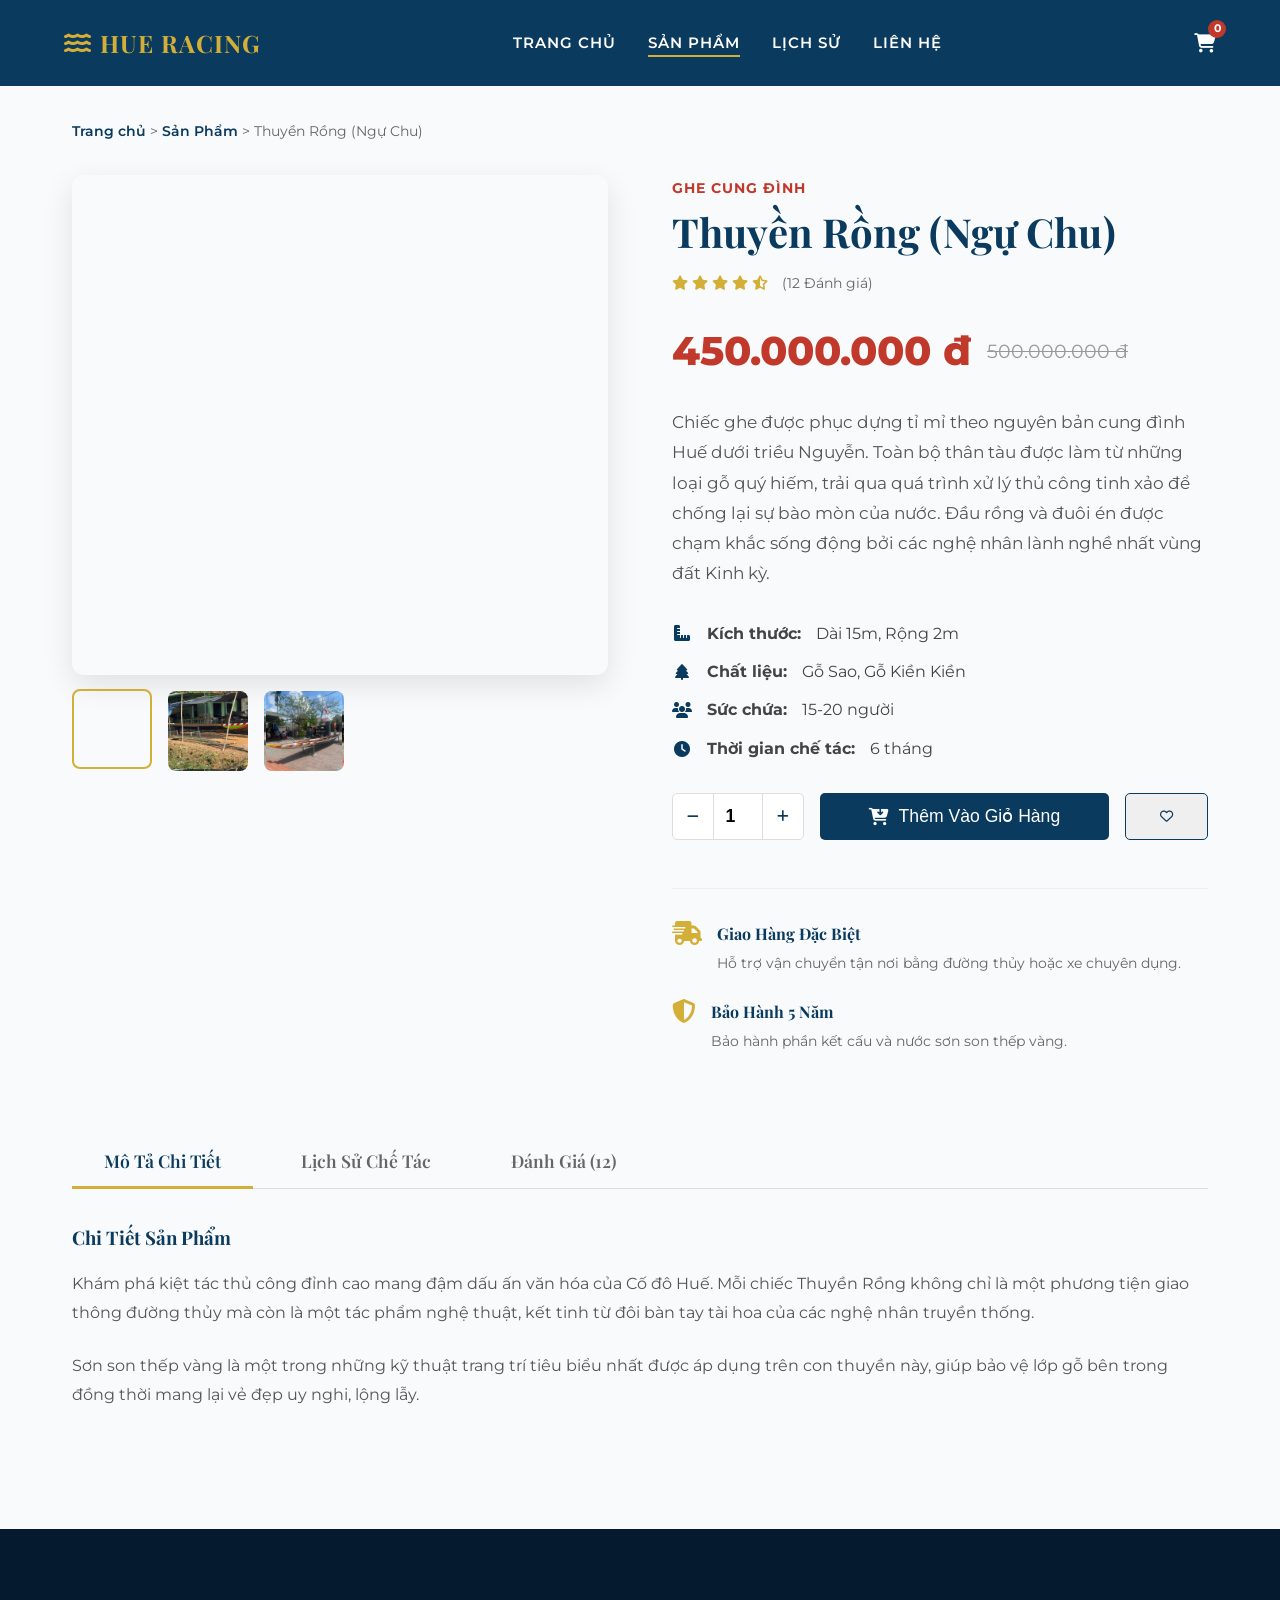
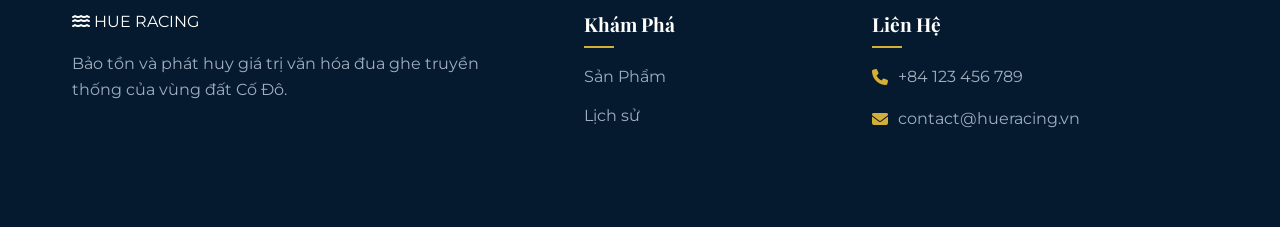
<file: product-detail.html>
<!DOCTYPE html>
<html lang="vi">

<head>
    <meta charset="UTF-8">
    <meta name="viewport" content="width=device-width, initial-scale=1.0">
    <title>Chi Tiết Phẩm - Ghe Đua Truyền Thống Huế</title>
    <!-- Modern Fonts -->
    <link
        href="https://fonts.googleapis.com/css2?family=Playfair+Display:ital,wght@0,400;0,700;1,400&family=Montserrat:wght@300;400;600;800&display=swap"
        rel="stylesheet">
    <!-- Font Awesome for Icons -->
    <link rel="stylesheet" href="https://cdnjs.cloudflare.com/ajax/libs/font-awesome/6.4.0/css/all.min.css">
    <link rel="stylesheet" href="styles.css">
</head>

<body style="background-color: var(--bg-light);">

    <!-- Navigation -->
    <nav class="navbar text-white" style="background: var(--primary-blue);">
        <div class="logo">
            <i class="fa-solid fa-water"></i> HUE RACING
        </div>
        <ul class="nav-links">
            <li><a href="index.html">Trang chủ</a></li>
            <li><a href="products.html" class="active">Sản Phẩm</a></li>
            <li><a href="index.html#about">Lịch sử</a></li>
            <li><a href="index.html#contact">Liên hệ</a></li>
        </ul>
        <div class="nav-actions">
            <a href="cart.html" class="cart-icon" id="nav-cart">
                <i class="fa-solid fa-cart-shopping"></i>
                <span class="cart-badge" id="cart-badge-count">0</span>
            </a>
            <div class="mobile-menu-btn">
                <i class="fa-solid fa-bars"></i>
            </div>
        </div>
    </nav>

    <!-- Product Detail Section -->
    <section class="product-detail-section" style="padding: 120px 0 6rem;">
        <div class="container">
            <div class="breadcrumb">
                <a href="index.html">Trang chủ</a> &gt; <a href="products.html">Sản Phẩm</a> &gt; <span>Thuyền Rồng (Ngự
                    Chu)</span>
            </div>

            <div class="product-detail-grid">
                <!-- Image Gallery -->
                <div class="product-gallery">
                    <div class="main-image bg-7" id="mainImage">
                        <!-- Main image will be loaded dynamically or fall back to this -->
                    </div>
                    <div class="thumbnail-list">
                        <div class="thumbnail bg-7 active-thumb" onclick="changeImage('bg-7')"></div>
                        <div class="thumbnail bg-2" onclick="changeImage('bg-2')"></div>
                        <div class="thumbnail bg-1" onclick="changeImage('bg-1')"></div>
                    </div>
                </div>

                <!-- Product Info -->
                <div class="product-info-full">
                    <span class="category-label">Ghe Cung Đình</span>
                    <h1 class="product-title" id="productTitle">Thuyền Rồng (Ngự Chu)</h1>

                    <div class="reviews">
                        <i class="fa-solid fa-star"></i>
                        <i class="fa-solid fa-star"></i>
                        <i class="fa-solid fa-star"></i>
                        <i class="fa-solid fa-star"></i>
                        <i class="fa-solid fa-star-half-stroke"></i>
                        <span>(12 Đánh giá)</span>
                    </div>

                    <div class="price-block">
                        <span class="current-price" id="productPrice">450.000.000 đ</span>
                        <span class="original-price">500.000.000 đ</span>
                    </div>

                    <p class="product-description">
                        Chiếc ghe được phục dựng tỉ mỉ theo nguyên bản cung đình Huế dưới triều Nguyễn. Toàn bộ thân tàu
                        được làm từ
                        những loại gỗ quý hiếm, trải qua quá trình xử lý thủ công tinh xảo để chống lại sự bào mòn của
                        nước.
                        Đầu rồng và đuôi én được chạm khắc sống động bởi các nghệ nhân lành nghề nhất vùng đất Kinh kỳ.
                    </p>

                    <ul class="specs-list">
                        <li><i class="fa-solid fa-ruler-combined"></i> <strong>Kích thước:</strong> Dài 15m, Rộng 2m
                        </li>
                        <li><i class="fa-solid fa-tree"></i> <strong>Chất liệu:</strong> Gỗ Sao, Gỗ Kiền Kiền</li>
                        <li><i class="fa-solid fa-users"></i> <strong>Sức chứa:</strong> 15-20 người</li>
                        <li><i class="fa-solid fa-clock"></i> <strong>Thời gian chế tác:</strong> 6 tháng</li>
                    </ul>

                    <div class="purchase-actions">
                        <div class="quantity-selector">
                            <button type="button" class="qty-btn minus" onclick="updateQty(-1)"><i
                                    class="fa-solid fa-minus"></i></button>
                            <input type="number" id="qtyInput" value="1" min="1" max="10">
                            <button type="button" class="qty-btn plus" onclick="updateQty(1)"><i
                                    class="fa-solid fa-plus"></i></button>
                        </div>
                        <button class="btn-primary add-to-cart-large" id="addToCartBtn" data-id="1"
                            data-name="Thuyền Rồng (Ngự Chu)" data-price="450000000" data-img="bg-7">
                            <i class="fa-solid fa-cart-arrow-down"></i> Thêm Vào Giỏ Hàng
                        </button>
                        <button class="btn-outline wishlist-btn"><i class="fa-regular fa-heart"></i></button>
                    </div>

                    <div class="delivery-info">
                        <div class="info-item">
                            <i class="fa-solid fa-truck-fast"></i>
                            <div>
                                <h4>Giao Hàng Đặc Biệt</h4>
                                <p>Hỗ trợ vận chuyển tận nơi bằng đường thủy hoặc xe chuyên dụng.</p>
                            </div>
                        </div>
                        <div class="info-item">
                            <i class="fa-solid fa-shield-halved"></i>
                            <div>
                                <h4>Bảo Hành 5 Năm</h4>
                                <p>Bảo hành phần kết cấu và nước sơn son thếp vàng.</p>
                            </div>
                        </div>
                    </div>
                </div>
            </div>

            <!-- Tabs Section -->
            <div class="product-tabs">
                <div class="tab-headers">
                    <button class="tab-btn active" onclick="openTab(event, 'Description')">Mô Tả Chi Tiết</button>
                    <button class="tab-btn" onclick="openTab(event, 'History')">Lịch Sử Chế Tác</button>
                    <button class="tab-btn" onclick="openTab(event, 'Reviews')">Đánh Giá (12)</button>
                </div>

                <div id="Description" class="tab-content default-open">
                    <h3>Chi Tiết Sản Phẩm</h3>
                    <p>Khám phá kiệt tác thủ công đỉnh cao mang đậm dấu ấn văn hóa của Cố đô Huế. Mỗi chiếc Thuyền Rồng
                        không chỉ là một phương tiện giao thông đường thủy mà còn là một tác phẩm nghệ thuật, kết tinh
                        từ đôi bàn tay tài hoa của các nghệ nhân truyền thống.</p>
                    <p>Sơn son thếp vàng là một trong những kỹ thuật trang trí tiêu biểu nhất được áp dụng trên con
                        thuyền này, giúp bảo vệ lớp gỗ bên trong đồng thời mang lại vẻ đẹp uy nghi, lộng lẫy.</p>
                </div>

                <div id="History" class="tab-content" style="display:none;">
                    <h3>Giá Trị Lịch Sử</h3>
                    <p>Trong quá khứ, Ngự Chu chỉ dành riêng cho Vua và Hoàng thất dùng trong các dịp tuần du trên sông
                        Hương hoặc các nghi lễ tế giao quan trọng. Ngày nay, việc phục dựng và sử dụng Thuyền Rồng trong
                        các kỳ Festival Huế giúp tôn vinh bảo tồn giá trị di sản phi vật thể.</p>
                </div>

                <div id="Reviews" class="tab-content" style="display:none;">
                    <h3>Đánh Giá Của Khách Hàng</h3>
                    <div class="review-item">
                        <div class="review-header">
                            <strong>Nguyễn Văn A</strong> <span class="stars"><i class="fa-solid fa-star"></i><i
                                    class="fa-solid fa-star"></i><i class="fa-solid fa-star"></i><i
                                    class="fa-solid fa-star"></i><i class="fa-solid fa-star"></i></span>
                        </div>
                        <p>Tuyệt tác nghệ thuật! Các chi tiết gỗ được chạm trổ vô cùng tinh xảo.</p>
                    </div>
                </div>
            </div>
        </div>
    </section>

    <!-- Footer -->
    <footer id="contact">
        <div class="container footer-grid">
            <div class="footer-brand">
                <div class="logo">
                    <i class="fa-solid fa-water"></i> HUE RACING
                </div>
                <p>Bảo tồn và phát huy giá trị văn hóa đua ghe truyền thống của vùng đất Cố Đô.</p>
            </div>
            <div class="footer-links">
                <h4>Khám Phá</h4>
                <ul>
                    <li><a href="products.html">Sản Phẩm</a></li>
                    <li><a href="index.html#about">Lịch sử</a></li>
                </ul>
            </div>
            <div class="footer-contact">
                <h4>Liên Hệ</h4>
                <p><i class="fa-solid fa-phone"></i> +84 123 456 789</p>
                <p><i class="fa-solid fa-envelope"></i> contact@hueracing.vn</p>
            </div>
        </div>
    </footer>

    <!-- Toast Container -->
    <div id="toast-container" class="toast-container"></div>

    <script src="script.js"></script>
    <script>
        // Specific script for product details
        function updateQty(change) {
            const input = document.getElementById('qtyInput');
            let val = parseInt(input.value) + change;
            if (val < 1) val = 1;
            input.value = val;
        }

        function changeImage(bgClass) {
            const mainImg = document.getElementById('mainImage');
            mainImg.className = 'main-image ' + bgClass;

            document.querySelectorAll('.thumbnail').forEach(t => t.classList.remove('active-thumb'));
            event.target.classList.add('active-thumb');
        }

        function openTab(evt, tabName) {
            var i, tabcontent, tablinks;
            tabcontent = document.getElementsByClassName("tab-content");
            for (i = 0; i < tabcontent.length; i++) {
                tabcontent[i].style.display = "none";
            }
            tablinks = document.getElementsByClassName("tab-btn");
            for (i = 0; i < tablinks.length; i++) {
                tablinks[i].className = tablinks[i].className.replace(" active", "");
            }
            document.getElementById(tabName).style.display = "block";
            evt.currentTarget.className += " active";
        }
    </script>
</body>

</html>
</file>
<file: styles.css>
/* --- CSS RESET & VARIABLES --- */
:root {
    --primary-blue: #0A3A5E;
    /* Deep river blue */
    --accent-gold: #D4AF37;
    /* Royal gold */
    --accent-red: #C0392B;
    /* Vibrant traditional red */
    --font-heading: 'Playfair Display', serif;
    --font-body: 'Montserrat', sans-serif;
    --bg-light: #F8FAFC;
    --text-main: #2C3E50;
    --glass-bg: rgba(10, 58, 94, 0.85);
    /* Dark blue glass */
    --glass-border: rgba(255, 255, 255, 0.1);
    --transition: all 0.3s cubic-bezier(0.25, 0.8, 0.25, 1);
}

* {
    margin: 0;
    padding: 0;
    box-sizing: border-box;
    scroll-behavior: smooth;
}

body {
    font-family: var(--font-body);
    color: var(--text-main);
    background-color: var(--bg-light);
    line-height: 1.6;
    overflow-x: hidden;
}

h1,
h2,
h3,
h4 {
    font-family: var(--font-heading);
}

a {
    text-decoration: none;
    color: inherit;
    transition: var(--transition);
}

ul {
    list-style: none;
}

.container {
    max-width: 1200px;
    margin: 0 auto;
    padding: 0 2rem;
}

.text-center {
    text-align: center;
}

.text-white {
    color: #fff;
}

.mx-auto {
    margin-left: auto;
    margin-right: auto;
}

/* --- NAVIGATION --- */
.navbar {
    position: fixed;
    top: 0;
    width: 100%;
    display: flex;
    justify-content: space-between;
    align-items: center;
    padding: 1.5rem 5%;
    z-index: 1000;
    transition: var(--transition);
}

.navbar.scrolled {
    background: var(--glass-bg);
    backdrop-filter: blur(10px);
    -webkit-backdrop-filter: blur(10px);
    padding: 1rem 5%;
    box-shadow: 0 4px 30px rgba(0, 0, 0, 0.1);
    border-bottom: 1px solid var(--glass-border);
}

.navbar .logo {
    font-family: var(--font-heading);
    font-size: 1.5rem;
    font-weight: 700;
    letter-spacing: 1px;
    display: flex;
    align-items: center;
    gap: 0.5rem;
    color: var(--accent-gold);
}

.nav-links {
    display: flex;
    gap: 2rem;
}

.nav-links li a {
    font-size: 0.95rem;
    font-weight: 600;
    text-transform: uppercase;
    letter-spacing: 1px;
    position: relative;
    padding-bottom: 5px;
}

.nav-links li a::after {
    content: '';
    position: absolute;
    bottom: 0;
    left: 0;
    width: 0;
    height: 2px;
    background: var(--accent-gold);
    transition: var(--transition);
}

.nav-links li a:hover::after {
    width: 100%;
}

.nav-links li a.active::after {
    width: 100%;
}

.nav-links li a:hover {
    color: var(--accent-gold);
}

.mobile-menu-btn {
    display: none;
    font-size: 1.5rem;
    cursor: pointer;
}

/* --- HERO SECTION --- */
.hero {
    height: 100vh;
    display: flex;
    flex-direction: column;
    justify-content: center;
    align-items: center;
    text-align: center;
    position: relative;
    color: #fff;
    /* Simulated rich sunset river BG using CSS gradient since image generation failed */
    background: linear-gradient(135deg, rgba(10, 58, 94, 0.9), rgba(192, 57, 43, 0.7)),
        url('images/641207817_122163014918613412_3049161254399016392_n.jpg') center/cover no-repeat fixed;
}

.hero-overlay {
    position: absolute;
    inset: 0;
    background: radial-gradient(circle, transparent 20%, rgba(0, 0, 0, 0.6) 100%);
    z-index: 1;
}

.hero-content {
    position: relative;
    z-index: 2;
    max-width: 800px;
    padding: 2rem;
    animation: fadeInDown 1.5s ease-out;
}

.hero-title {
    font-size: 5rem;
    font-weight: 700;
    margin-bottom: 1rem;
    text-shadow: 2px 4px 10px rgba(0, 0, 0, 0.5);
    background: -webkit-linear-gradient(45deg, #FFF, var(--accent-gold));
    -webkit-background-clip: text;
    background-clip: text;
    -webkit-text-fill-color: transparent;
    color: transparent;
}

.hero-subtitle {
    font-size: 1.2rem;
    font-weight: 300;
    margin-bottom: 2.5rem;
    text-shadow: 1px 2px 5px rgba(0, 0, 0, 0.5);
}

.cta-button {
    display: inline-block;
    padding: 1rem 2.5rem;
    background: var(--accent-gold);
    color: var(--primary-blue);
    font-weight: 700;
    font-family: var(--font-heading);
    font-size: 1.1rem;
    border-radius: 50px;
    box-shadow: 0 10px 20px rgba(212, 175, 55, 0.3);
    transition: var(--transition);
    border: 2px solid var(--accent-gold);
}

.cta-button:hover {
    background: transparent;
    color: var(--accent-gold);
    box-shadow: 0 10px 20px rgba(0, 0, 0, 0.5);
    transform: translateY(-3px);
}

.cta-button.primary {
    background: #fff;
    color: var(--primary-blue);
    border: none;
    box-shadow: 0 5px 15px rgba(0, 0, 0, 0.2);
}

.cta-button.primary:hover {
    background: var(--accent-gold);
    color: #fff;
}

.scroll-indicator {
    position: absolute;
    bottom: 2rem;
    z-index: 2;
    animation: bounce 2s infinite;
    font-size: 2rem;
    color: rgba(255, 255, 255, 0.7);
}

/* --- ABOUT SECTION --- */
.about-section {
    padding: 6rem 0;
    background: #fff;
}

.section-heading {
    font-size: 2.5rem;
    color: var(--primary-blue);
    margin-bottom: 0.5rem;
}

.heading-underline {
    width: 60px;
    height: 4px;
    background: var(--accent-gold);
    margin-bottom: 2rem;
    border-radius: 2px;
}

.about-grid {
    display: grid;
    grid-template-columns: 1fr 1fr;
    gap: 4rem;
    align-items: center;
}

.about-text p {
    margin-bottom: 1.5rem;
    color: #555;
    font-size: 1.1rem;
}

.features-list {
    margin-top: 2rem;
}

.features-list li {
    margin-bottom: 1rem;
    display: flex;
    align-items: center;
    gap: 1rem;
    font-weight: 600;
}

.features-list li i {
    color: var(--accent-gold);
    font-size: 1.2rem;
}

.about-image-wrapper {
    position: relative;
    border-radius: 20px;
}

.about-image {
    width: 100%;
    height: 500px;
    border-radius: 20px;
    background: url('images/duaghe2-9.jpg') center/cover;
    box-shadow: 0 20px 40px rgba(0, 0, 0, 0.1);
    position: relative;
    overflow: hidden;
}

.about-image::before {
    content: '';
    position: absolute;
    top: 0;
    left: 0;
    width: 100%;
    height: 100%;
    background: linear-gradient(to top, rgba(10, 58, 94, 0.3), transparent);
}

.experience-badge {
    position: absolute;
    bottom: -20px;
    left: -20px;
    background: var(--glass-bg);
    backdrop-filter: blur(10px);
    color: #fff;
    padding: 2rem;
    border-radius: 15px;
    box-shadow: 0 10px 30px rgba(0, 0, 0, 0.2);
    border: 1px solid var(--glass-border);
    display: flex;
    flex-direction: column;
    align-items: center;
    justify-content: center;
}

.experience-badge .number {
    font-size: 2.5rem;
    font-weight: 800;
    color: var(--accent-gold);
    line-height: 1;
}

.experience-badge .text {
    font-size: 0.9rem;
    text-transform: uppercase;
    letter-spacing: 1px;
    margin-top: 5px;
}

/* --- GALLERY SECTION --- */
.gallery-section {
    padding: 6rem 0;
    background: var(--bg-light);
}

.section-desc {
    max-width: 600px;
    margin: 0 auto 3rem;
    color: #666;
}

.gallery-slider-container {
    position: relative;
    max-width: 1200px;
    /* Tăng độ rộng container để vừa 3 card */
    margin: 0 auto;
    overflow: hidden;
    padding: 1rem 0 4rem;
    /* Tăng padding dưới một chút cho chấm tròn */
}

.gallery-track {
    display: flex;
    transition: transform 0.6s cubic-bezier(0.25, 0.8, 0.25, 1);
    /* Làm mượt hơn */
    gap: 30px;
    /* Thêm khoảng cách giữa các card */
}

.boat-card {
    background: #fff;
    border-radius: 15px;
    overflow: hidden;
    box-shadow: 0 10px 20px rgba(0, 0, 0, 0.05);
    transition: var(--transition);
    text-align: left;

    /* Tính toán chiều ngang cho màn hình desktop: 3 card. 
       (100% - 2 * 30px gap) / 3 = 33.333% - 20px */
    flex: 0 0 calc(33.3333% - 20px);
}

.slider-dots {
    display: flex;
    justify-content: center;
    gap: 10px;
    margin-top: 2rem;
    position: absolute;
    bottom: 0;
    left: 0;
    width: 100%;
}

.dot {
    width: 12px;
    height: 12px;
    border-radius: 50%;
    background: #ccc;
    cursor: pointer;
    transition: var(--transition);
}

.dot.active {
    background: var(--accent-gold);
    transform: scale(1.2);
}

.boat-card:hover {
    transform: translateY(-10px);
    box-shadow: 0 20px 40px rgba(0, 0, 0, 0.1);
}

.card-image {
    height: 250px;
    background-size: cover;
    background-position: center;
    position: relative;
    overflow: hidden;
}

.card-image::after {
    content: '';
    position: absolute;
    inset: 0;
    background: linear-gradient(to top, rgba(0, 0, 0, 0.7), transparent);
    opacity: 0;
    transition: var(--transition);
}

.boat-card:hover .card-image::after {
    opacity: 1;
}

.bg-1 {
    background-image: url('ghe1.jpg');
}

.bg-2 {
    background-image: url('ghe2.jpg');
}

.bg-3 {
    background-image: url('ghe3.jpg');
}

.bg-4 {
    background-image: url('ghe4.jpg');
}

.bg-5 {
    background-image: url('https://loremflickr.com/600/400/vietnam,boat/all?lock=55');
}

.bg-6 {
    background-image: url('https://loremflickr.com/600/400/fishing,boat,asia/all?lock=66');
}

.bg-7 {
    background-image: url('https://loremflickr.com/600/400/traditional,asian,boat/all?lock=77');
}

.bg-8 {
    background-image: url('https://loremflickr.com/600/400/small,boat,river/all?lock=88');
}

.bg-9 {
    background-image: url('https://loremflickr.com/600/400/team,rowing,river/all?lock=99');
}

.bg-10 {
    background-image: url('https://loremflickr.com/600/400/festival,boat,water/all?lock=110');
}

.card-content {
    padding: 2rem;
}

.card-content h3 {
    font-size: 1.4rem;
    color: var(--primary-blue);
    margin-bottom: 0.5rem;
}

.card-content p {
    color: #666;
    margin-bottom: 1.5rem;
    font-size: 0.95rem;
}

.btn-text {
    color: var(--accent-red);
    font-weight: 700;
    font-size: 0.9rem;
    text-transform: uppercase;
    letter-spacing: 1px;
    display: inline-flex;
    align-items: center;
    gap: 5px;
}

.btn-text i {
    transition: transform 0.3s ease;
}

.btn-text:hover {
    color: var(--primary-blue);
}

.btn-text:hover i {
    transform: translateX(5px);
}

/* --- SCHEDULE SECTION (TIMELINE) --- */
.schedule-section {
    padding: 6rem 0;
    background: #fff;
    position: relative;
}

.timeline {
    position: relative;
    max-width: 900px;
    margin: 4rem auto 0;
    padding: 2rem 0;
}

.timeline::after {
    content: '';
    position: absolute;
    width: 6px;
    background-color: var(--accent-gold);
    top: 0;
    bottom: 0;
    left: 50%;
    margin-left: -3px;
    border-radius: 3px;
    opacity: 0.3;
}

.timeline-item {
    padding: 10px 40px;
    position: relative;
    background-color: inherit;
    width: 50%;
}

.timeline-item.left {
    left: 0;
}

.timeline-item.right {
    left: 50%;
}

.timeline-dot {
    position: absolute;
    width: 20px;
    height: 20px;
    right: -10px;
    background-color: var(--primary-blue);
    border: 4px solid var(--accent-gold);
    top: 30px;
    border-radius: 50%;
    z-index: 1;
    box-shadow: 0 0 10px rgba(212, 175, 55, 0.5);
}

.timeline-item.right .timeline-dot {
    left: -10px;
}

.timeline-content {
    padding: 2rem;
    background: var(--bg-light);
    position: relative;
    border-radius: 15px;
    border-left: 5px solid var(--primary-blue);
    transition: var(--transition);
}

.timeline-content.box-shadow {
    box-shadow: 0 10px 25px rgba(0, 0, 0, 0.05);
}

.timeline-item:hover .timeline-content {
    transform: translateY(-5px);
    box-shadow: 0 15px 35px rgba(0, 0, 0, 0.1);
    border-left-color: var(--accent-gold);
}

.time-badge {
    display: inline-block;
    background: var(--primary-blue);
    color: #fff;
    padding: 5px 15px;
    border-radius: 30px;
    font-size: 0.85rem;
    font-weight: 600;
    margin-bottom: 1rem;
    letter-spacing: 1px;
}

.timeline-content h3 {
    color: var(--text-main);
    margin-bottom: 0.5rem;
    font-size: 1.3rem;
}

.timeline-content p {
    color: #555;
    font-size: 0.95rem;
    line-height: 1.6;
}

@media screen and (max-width: 768px) {
    .timeline::after {
        left: 31px;
    }

    .timeline-item {
        width: 100%;
        padding-left: 70px;
        padding-right: 25px;
    }

    .timeline-item.right {
        left: 0;
    }

    .timeline-item.left .timeline-dot,
    .timeline-item.right .timeline-dot {
        left: 21px;
    }
}

/* --- CTA SECTION --- */
.cta-section {
    padding: 8rem 0;
    background: linear-gradient(135deg, var(--primary-blue), #1B1464);
    color: #fff;
    position: relative;
    overflow: hidden;
}

.cta-section::before {
    content: '';
    position: absolute;
    top: -50%;
    right: -50%;
    width: 100%;
    height: 200%;
    background: radial-gradient(circle, rgba(212, 175, 55, 0.1) 0%, transparent 70%);
    animation: rotate 20s linear infinite;
}

.cta-content {
    position: relative;
    z-index: 2;
    max-width: 700px;
    margin: 0 auto;
}

.cta-content h2 {
    font-size: 3rem;
    margin-bottom: 1rem;
    color: var(--accent-gold);
}

.cta-content p {
    font-size: 1.2rem;
    margin-bottom: 2rem;
    opacity: 0.9;
}

/* --- FOOTER --- */
footer {
    background: #051A2E;
    color: #a0aec0;
    padding: 5rem 0 2rem;
}

.footer-grid {
    display: grid;
    grid-template-columns: 2fr 1fr 1.5fr;
    gap: 4rem;
    margin-bottom: 3rem;
}

.footer-brand .logo {
    color: #fff;
    margin-bottom: 1rem;
}

.social-links {
    margin-top: 1.5rem;
    display: flex;
    gap: 1rem;
}

.social-links a {
    width: 40px;
    height: 40px;
    border-radius: 50%;
    background: rgba(255, 255, 255, 0.1);
    display: flex;
    align-items: center;
    justify-content: center;
    color: #fff;
}

.social-links a:hover {
    background: var(--accent-gold);
    color: var(--primary-blue);
    transform: translateY(-3px);
}

.footer-links h4,
.footer-contact h4 {
    color: #fff;
    font-family: var(--font-heading);
    font-size: 1.2rem;
    margin-bottom: 1.5rem;
    position: relative;
}

.footer-links h4::after,
.footer-contact h4::after {
    content: '';
    position: absolute;
    left: 0;
    bottom: -8px;
    width: 30px;
    height: 2px;
    background: var(--accent-gold);
}

.footer-links ul li {
    margin-bottom: 0.8rem;
}

.footer-links ul li a:hover {
    color: var(--accent-gold);
    padding-left: 5px;
}

.footer-contact p {
    margin-bottom: 1rem;
    display: flex;
    align-items: flex-start;
    gap: 10px;
}

.footer-contact i {
    color: var(--accent-gold);
    margin-top: 5px;
}

.footer-bottom {
    text-align: center;
    padding-top: 2rem;
    border-top: 1px solid rgba(255, 255, 255, 0.1);
    font-size: 0.9rem;
}

/* --- ANIMATIONS & UTILS --- */
@keyframes fadeInDown {
    from {
        opacity: 0;
        transform: translateY(-30px);
    }

    to {
        opacity: 1;
        transform: translateY(0);
    }
}

@keyframes bounce {

    0%,
    20%,
    50%,
    80%,
    100% {
        transform: translateY(0);
    }

    40% {
        transform: translateY(-20px);
    }

    60% {
        transform: translateY(-10px);
    }
}

@keyframes rotate {
    from {
        transform: rotate(0deg);
    }

    to {
        transform: rotate(360deg);
    }
}

.hidden {
    opacity: 0;
    visibility: hidden;
}

.fade-up {
    transform: translateY(40px);
    transition: opacity 0.8s ease-out, transform 0.8s ease-out;
}

.fade-up.visible {
    opacity: 1;
    visibility: visible;
    transform: translateY(0);
}

.zoom-in {
    transform: scale(0.9);
    transition: opacity 0.8s ease-out, transform 0.8s ease-out;
}

.zoom-in.visible {
    opacity: 1;
    visibility: visible;
    transform: scale(1);
}

/* --- RESPONSIVE DESIGN --- */
@media (max-width: 992px) {

    .about-grid,
    .footer-grid {
        grid-template-columns: 1fr;
        gap: 3rem;
    }

    .about-image-wrapper {
        order: -1;
    }

    .hero-title {
        font-size: 4rem;
    }

    /* Tablet: Hiện 2 ghe */
    .boat-card {
        flex: 0 0 calc(50% - 15px);
    }
}

@media (max-width: 768px) {
    .nav-links {
        display: none;
        /* simple mobile hide for now, add JS toggle later */
    }

    .mobile-menu-btn {
        display: block;
    }

    .hero-title {
        font-size: 3rem;
    }

    .hero-content {
        padding: 1rem;
    }

    .section-heading {
        font-size: 2rem;
    }

    .cta-content h2 {
        font-size: 2.2rem;
    }

    /* Điện thoại: Hiện 1 ghe */
    .boat-card {
        flex: 0 0 100%;
    }
}

/* --- E-COMMERCE STYLES --- */
.nav-actions {
    display: flex;
    align-items: center;
    gap: 1.5rem;
}

.cart-icon {
    font-size: 1.2rem;
    color: #fff;
    position: relative;
    cursor: pointer;
    transition: var(--transition);
}

.cart-icon:hover {
    color: var(--accent-gold);
}

.cart-badge {
    position: absolute;
    top: -8px;
    right: -10px;
    background: var(--accent-red);
    color: white;
    font-size: 0.7rem;
    font-weight: bold;
    font-family: var(--font-body);
    width: 18px;
    height: 18px;
    display: flex;
    align-items: center;
    justify-content: center;
    border-radius: 50%;
}

.page-header {
    padding: 150px 0 80px;
    color: #fff;
    position: relative;
    margin-bottom: 2rem;
}

.product-filters {
    display: flex;
    justify-content: center;
    gap: 1rem;
    margin-bottom: 3rem;
    flex-wrap: wrap;
}

.filter-btn {
    padding: 0.8rem 1.5rem;
    border: 2px solid var(--primary-blue);
    background: transparent;
    color: var(--primary-blue);
    border-radius: 30px;
    font-weight: 600;
    cursor: pointer;
    transition: var(--transition);
    font-family: var(--font-body);
}

.filter-btn:hover,
.filter-btn.active {
    background: var(--primary-blue);
    color: #fff;
}

.product-grid {
    display: grid;
    grid-template-columns: repeat(auto-fill, minmax(300px, 1fr));
    gap: 2rem;
}

.product-card {
    background: #fff;
    border-radius: 12px;
    overflow: hidden;
    box-shadow: 0 5px 15px rgba(0, 0, 0, 0.05);
    transition: var(--transition);
    display: flex;
    flex-direction: column;
}

.product-card:hover {
    transform: translateY(-5px);
    box-shadow: 0 15px 30px rgba(0, 0, 0, 0.1);
}

.product-image {
    height: 220px;
    background-size: cover;
    background-position: center;
    position: relative;
}

.product-badges {
    position: absolute;
    top: 15px;
    left: 15px;
    display: flex;
    gap: 5px;
    flex-direction: column;
}

.badge {
    padding: 5px 10px;
    border-radius: 20px;
    font-size: 0.75rem;
    font-weight: bold;
    color: white;
    text-transform: uppercase;
    letter-spacing: 1px;
}

.badge.premium {
    background: var(--accent-gold);
}

.badge.popular {
    background: var(--accent-red);
}

.product-info {
    padding: 1.5rem;
    display: flex;
    flex-direction: column;
    flex-grow: 1;
}

.product-info h3 {
    font-size: 1.25rem;
    color: var(--primary-blue);
    margin-bottom: 0.5rem;
}

.product-desc {
    font-size: 0.9rem;
    color: #666;
    margin-bottom: 1.5rem;
    flex-grow: 1;
}

.product-price {
    margin-bottom: 1rem;
}

.product-price .price {
    font-size: 1.5rem;
    font-weight: 700;
    color: var(--accent-red);
}

.product-actions {
    display: flex;
    gap: 10px;
}

.btn-outline {
    flex-grow: 1;
    text-align: center;
    padding: 0.8rem;
    border: 1px solid var(--primary-blue);
    color: var(--primary-blue);
    border-radius: 5px;
    font-weight: 600;
}

.btn-outline:hover {
    background: var(--primary-blue);
    color: #fff;
}

.btn-primary {
    padding: 0.8rem 1.2rem;
    background: var(--primary-blue);
    color: #fff;
    border: none;
    border-radius: 5px;
    cursor: pointer;
    transition: var(--transition);
}

.btn-primary:hover {
    background: var(--accent-gold);
}

/* Toast Notifications */
.toast-container {
    position: fixed;
    bottom: 20px;
    right: 20px;
    z-index: 9999;
}

.toast {
    background: white;
    border-left: 5px solid var(--accent-gold);
    padding: 15px 20px;
    margin-top: 10px;
    box-shadow: 0 5px 15px rgba(0, 0, 0, 0.2);
    border-radius: 4px;
    display: flex;
    align-items: center;
    gap: 15px;
    animation: slideInRight 0.3s ease-out forwards;
}

.toast i {
    color: var(--accent-gold);
    font-size: 1.5rem;
}

.toast-message h4 {
    margin: 0 0 5px 0;
    color: var(--text-main);
    font-size: 1rem;
}

.toast-message p {
    margin: 0;
    color: #666;
    font-size: 0.85rem;
}

@keyframes slideInRight {
    from {
        transform: translateX(100%);
        opacity: 0;
    }

    to {
        transform: translateX(0);
        opacity: 1;
    }
}

/* --- PRODUCT DETAIL STYLES --- */
.breadcrumb {
    margin-bottom: 2rem;
    font-size: 0.9rem;
    color: #666;
}

.breadcrumb a {
    color: var(--primary-blue);
    font-weight: 600;
}

.breadcrumb a:hover {
    color: var(--accent-gold);
}

.product-detail-grid {
    display: grid;
    grid-template-columns: 1fr 1fr;
    gap: 4rem;
    margin-bottom: 4rem;
}

.main-image {
    height: 500px;
    border-radius: 12px;
    background-size: cover;
    background-position: center;
    margin-bottom: 1rem;
    box-shadow: 0 10px 30px rgba(0, 0, 0, 0.1);
    transition: var(--transition);
}

.thumbnail-list {
    display: flex;
    gap: 1rem;
}

.thumbnail {
    width: 80px;
    height: 80px;
    border-radius: 8px;
    background-size: cover;
    background-position: center;
    cursor: pointer;
    border: 2px solid transparent;
    transition: var(--transition);
}

.thumbnail.active-thumb,
.thumbnail:hover {
    border-color: var(--accent-gold);
    transform: translateY(-2px);
}

.category-label {
    font-size: 0.9rem;
    text-transform: uppercase;
    letter-spacing: 1px;
    color: var(--accent-red);
    font-weight: 700;
    margin-bottom: 0.5rem;
    display: inline-block;
}

.product-title {
    font-size: 2.5rem;
    color: var(--primary-blue);
    margin-bottom: 1rem;
    line-height: 1.2;
}

.reviews {
    color: var(--accent-gold);
    margin-bottom: 1.5rem;
    font-size: 0.9rem;
}

.reviews span {
    color: #666;
    margin-left: 10px;
}

.price-block {
    display: flex;
    align-items: center;
    gap: 1rem;
    margin-bottom: 1.5rem;
}

.current-price {
    font-size: 2.5rem;
    font-weight: 800;
    color: var(--accent-red);
}

.original-price {
    font-size: 1.2rem;
    color: #999;
    text-decoration: line-through;
}

.product-description {
    font-size: 1.05rem;
    line-height: 1.8;
    color: #555;
    margin-bottom: 2rem;
}

.specs-list {
    margin-bottom: 2rem;
}

.specs-list li {
    margin-bottom: 0.8rem;
    display: flex;
    align-items: center;
    gap: 15px;
    color: #444;
}

.specs-list i {
    color: var(--primary-blue);
    width: 20px;
    text-align: center;
}

.purchase-actions {
    display: flex;
    gap: 1rem;
    margin-bottom: 3rem;
    flex-wrap: wrap;
}

.quantity-selector {
    display: flex;
    align-items: center;
    border: 1px solid #ddd;
    border-radius: 5px;
    background: #fff;
    overflow: hidden;
}

.qty-btn {
    width: 40px;
    height: 45px;
    background: transparent;
    border: none;
    cursor: pointer;
    color: var(--primary-blue);
    transition: var(--transition);
}

.qty-btn:hover {
    background: var(--bg-light);
}

.quantity-selector input {
    width: 50px;
    height: 45px;
    border: none;
    text-align: center;
    font-size: 1.1rem;
    font-weight: 600;
    border-left: 1px solid #ddd;
    border-right: 1px solid #ddd;
    outline: none;
}

.add-to-cart-large {
    flex-grow: 1;
    font-size: 1.1rem;
    display: flex;
    justify-content: center;
    align-items: center;
    gap: 10px;
    padding: 0 2rem;
}

.wishlist-btn {
    width: 50px;
    display: flex;
    justify-content: center;
    align-items: center;
}

.delivery-info {
    border-top: 1px solid #eee;
    padding-top: 2rem;
    display: flex;
    flex-direction: column;
    gap: 1.5rem;
}

.info-item {
    display: flex;
    gap: 15px;
    align-items: flex-start;
}

.info-item i {
    font-size: 1.5rem;
    color: var(--accent-gold);
}

.info-item h4 {
    margin-bottom: 5px;
    color: var(--primary-blue);
}

.info-item p {
    font-size: 0.9rem;
    color: #666;
}

.product-tabs {
    margin-top: 5rem;
}

.tab-headers {
    display: flex;
    gap: 1rem;
    border-bottom: 1px solid #ddd;
    margin-bottom: 2rem;
}

.tab-btn {
    background: transparent;
    border: none;
    padding: 1rem 2rem;
    font-size: 1.1rem;
    font-weight: 600;
    color: #666;
    cursor: pointer;
    font-family: var(--font-heading);
    position: relative;
}

.tab-btn.active {
    color: var(--primary-blue);
}

.tab-btn.active::after {
    content: '';
    position: absolute;
    bottom: -1px;
    left: 0;
    width: 100%;
    height: 3px;
    background: var(--accent-gold);
}

.tab-content {
    animation: fadeIn 0.5s;
    line-height: 1.8;
}

.tab-content h3 {
    color: var(--primary-blue);
    margin-bottom: 1rem;
}

.tab-content p {
    color: #555;
    margin-bottom: 1.5rem;
}

.review-item {
    border-bottom: 1px solid #eee;
    padding-bottom: 1rem;
    margin-bottom: 1rem;
}

.review-header {
    display: flex;
    justify-content: space-between;
    margin-bottom: 0.5rem;
}

.review-header .stars {
    color: var(--accent-gold);
    font-size: 0.8rem;
}

@keyframes fadeIn {
    from {
        opacity: 0;
    }

    to {
        opacity: 1;
    }
}

@media (max-width: 992px) {
    .product-detail-grid {
        grid-template-columns: 1fr;
        gap: 2rem;
    }

    .current-price {
        font-size: 2rem;
    }
}

/* --- CART PAGE STYLES --- */
.cart-table-header {
    display: flex;
    justify-content: space-between;
    padding: 1rem 0;
    border-bottom: 2px solid var(--primary-blue);
    font-weight: 700;
    color: var(--primary-blue);
    margin-bottom: 2rem;
}

.col-product {
    flex: 3;
}

.col-price {
    flex: 1;
    text-align: center;
}

.col-qty {
    flex: 1;
    text-align: center;
}

.col-total {
    flex: 1;
    text-align: center;
}

.col-action {
    flex: 0.5;
    text-align: center;
}

.cart-item-row {
    display: flex;
    align-items: center;
    padding: 1.5rem 0;
    border-bottom: 1px solid #eee;
}

.cart-product-info {
    display: flex;
    align-items: center;
    gap: 15px;
    flex: 3;
}

.cart-product-img {
    width: 100px;
    height: 80px;
    border-radius: 8px;
    background-size: cover;
    background-position: center;
}

.cart-product-title {
    font-size: 1.1rem;
    color: var(--primary-blue);
    font-family: var(--font-heading);
}

.cart-price {
    flex: 1;
    text-align: center;
    color: #666;
}

.cart-qty {
    flex: 1;
    display: flex;
    justify-content: center;
}

.cart-qty .quantity-selector {
    width: 100px;
}

.cart-qty .quantity-selector input {
    width: 40px;
    font-size: 1rem;
}

.cart-qty .qty-btn {
    width: 30px;
}

.cart-total-price {
    flex: 1;
    text-align: center;
    font-weight: 700;
    color: var(--accent-red);
}

.cart-action {
    flex: 0.5;
    text-align: center;
}

.remove-btn {
    color: #999;
    background: transparent;
    border: none;
    cursor: pointer;
    font-size: 1.2rem;
    transition: var(--transition);
}

.remove-btn:hover {
    color: var(--accent-red);
}

.summary-box {
    background: #fff;
    padding: 2rem;
    border-radius: 12px;
    box-shadow: 0 10px 30px rgba(0, 0, 0, 0.05);
    border-top: 5px solid var(--accent-gold);
}

.summary-box h3 {
    font-size: 1.5rem;
    color: var(--primary-blue);
    margin-bottom: 2rem;
    border-bottom: 1px solid #eee;
    padding-bottom: 1rem;
}

.summary-row {
    display: flex;
    justify-content: space-between;
    margin-bottom: 1rem;
    color: #555;
    font-size: 1.1rem;
}

.summary-divider {
    height: 1px;
    background: #ddd;
    margin: 1.5rem 0;
}

.summary-row.total {
    font-weight: 700;
    font-size: 1.3rem;
    color: var(--text-main);
}

.summary-row.total .total-price {
    color: var(--accent-red);
    font-size: 1.8rem;
}

@media (max-width: 768px) {
    .cart-table-header {
        display: none;
    }

    .cart-item-row {
        flex-direction: column;
        align-items: flex-start;
        gap: 15px;
        position: relative;
    }

    .cart-product-info {
        width: 100%;
    }

    .cart-price::before {
        content: "Đơn giá: ";
        font-weight: bold;
    }

    .cart-qty::before {
        content: "Số lượng: ";
        font-weight: bold;
        margin-right: 15px;
        align-self: center;
    }

    .cart-total-price::before {
        content: "Tạm tính: ";
        font-weight: bold;
    }

    .cart-price,
    .cart-qty,
    .cart-total-price {
        text-align: left;
        display: flex;
        width: 100%;
        justify-content: flex-start;
    }

    .cart-action {
        position: absolute;
        top: 15px;
        right: 0;
    }
}

/* --- CHECKOUT STYLES --- */
.checkout-form {
    background: #fff;
    padding: 2.5rem;
    border-radius: 12px;
}

.checkout-form.box-shadow {
    box-shadow: 0 10px 30px rgba(0, 0, 0, 0.05);
}

.form-title {
    font-size: 1.5rem;
    color: var(--primary-blue);
    margin-bottom: 2rem;
    padding-bottom: 1rem;
    border-bottom: 1px solid #eee;
}

.form-row {
    margin-bottom: 1.5rem;
}

.form-group {
    display: flex;
    flex-direction: column;
}

.form-group.half {
    width: 48%;
    display: inline-flex;
}

.form-row:has(.half) {
    display: flex;
    justify-content: space-between;
}

.form-group label {
    font-size: 0.95rem;
    color: #444;
    font-weight: 600;
    margin-bottom: 0.5rem;
}

.form-group input,
.form-group select,
.form-group textarea {
    padding: 0.8rem 1rem;
    border: 1px solid #ddd;
    border-radius: 5px;
    font-size: 1rem;
    font-family: var(--font-body);
    transition: var(--transition);
}

.form-group input:focus,
.form-group select:focus,
.form-group textarea:focus {
    outline: none;
    border-color: var(--primary-blue);
    box-shadow: 0 0 0 2px rgba(10, 58, 94, 0.1);
}

.payment-methods {
    display: flex;
    flex-direction: column;
    gap: 1rem;
}

.payment-option {
    display: flex;
    align-items: center;
    gap: 10px;
    padding: 1rem;
    border: 1px solid #ddd;
    border-radius: 5px;
    cursor: pointer;
    font-weight: 600;
    color: #555;
    transition: var(--transition);
}

.payment-option:hover {
    background: var(--bg-light);
}

.payment-option input[type="radio"] {
    accent-color: var(--primary-blue);
    width: 18px;
    height: 18px;
}

.order-summary-box {
    background: #fff;
    padding: 2rem;
    border-radius: 12px;
    box-shadow: 0 10px 30px rgba(0, 0, 0, 0.05);
    border-top: 5px solid var(--accent-gold);
    height: fit-content;
}

.box-title {
    font-size: 1.3rem;
    color: var(--primary-blue);
    margin-bottom: 1.5rem;
    padding-bottom: 1rem;
    border-bottom: 1px solid #eee;
}

.checkout-item-small {
    display: flex;
    align-items: center;
    gap: 15px;
    margin-bottom: 1.2rem;
}

.checkout-item-img {
    width: 60px;
    height: 60px;
    border-radius: 5px;
    background-size: cover;
    background-position: center;
}

.checkout-item-info {
    flex: 1;
}

.checkout-item-name {
    font-weight: 600;
    color: var(--primary-blue);
    font-size: 0.95rem;
    margin-bottom: 5px;
}

.checkout-item-qty {
    color: #666;
    font-size: 0.85rem;
}

.checkout-item-price {
    font-weight: 700;
    color: var(--accent-red);
}

.detail-row {
    display: flex;
    justify-content: space-between;
    margin-bottom: 1rem;
    color: #555;
}

.detail-row.total {
    font-weight: 700;
    font-size: 1.2rem;
    color: var(--text-main);
    margin-top: 1rem;
    padding-top: 1rem;
    border-top: 1px solid #eee;
}

.detail-row.total .total-price {
    color: var(--accent-red);
    font-size: 1.5rem;
}

.terms-text {
    font-size: 0.85rem;
    color: #666;
    margin: 1.5rem 0;
    line-height: 1.5;
}

.terms-text a {
    color: var(--primary-blue);
    text-decoration: underline;
}

.place-order-btn {
    padding: 1rem;
    font-size: 1.1rem;
    text-transform: uppercase;
    letter-spacing: 1px;
}

@media (max-width: 992px) {
    .checkout-grid {
        grid-template-columns: 1fr !important;
    }
}

@media (max-width: 768px) {
    .form-row:has(.half) {
        flex-direction: column;
        gap: 1.5rem;
    }

    .form-group.half {
        width: 100%;
    }

}
</file>
